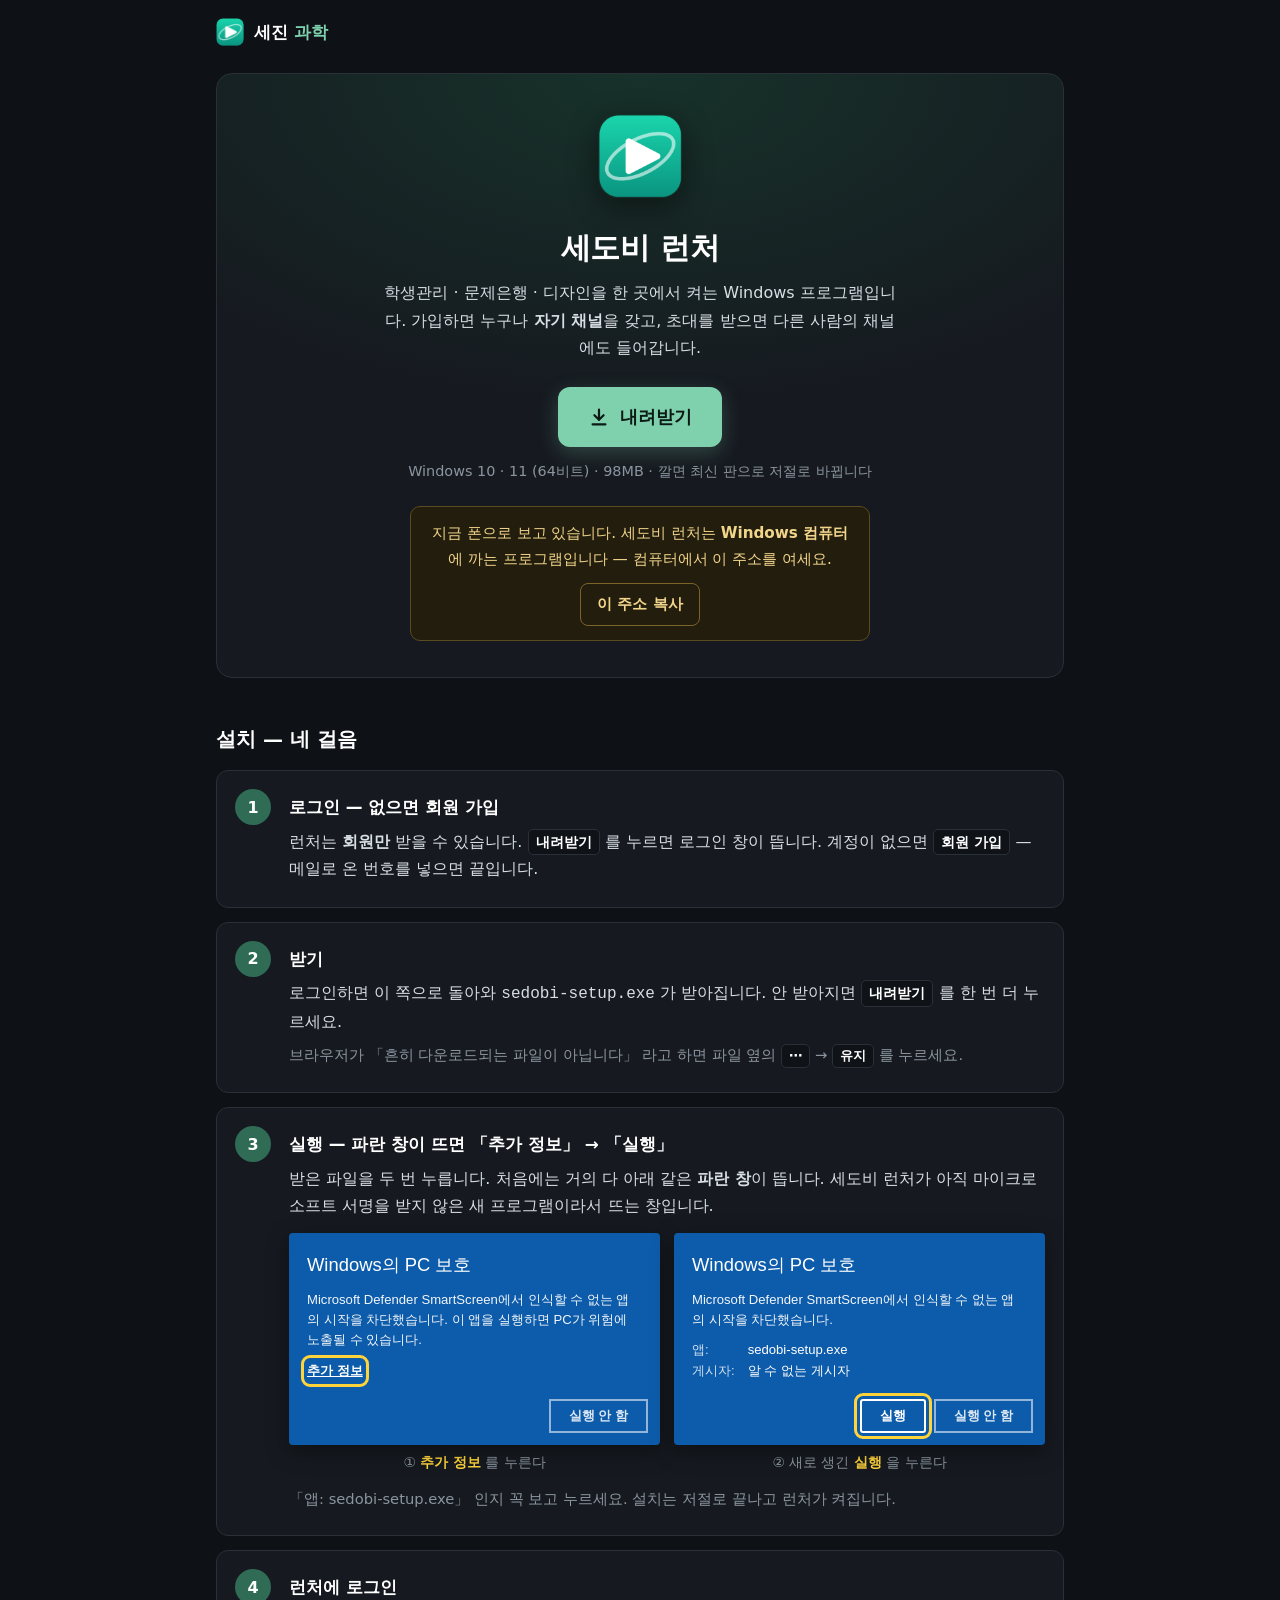
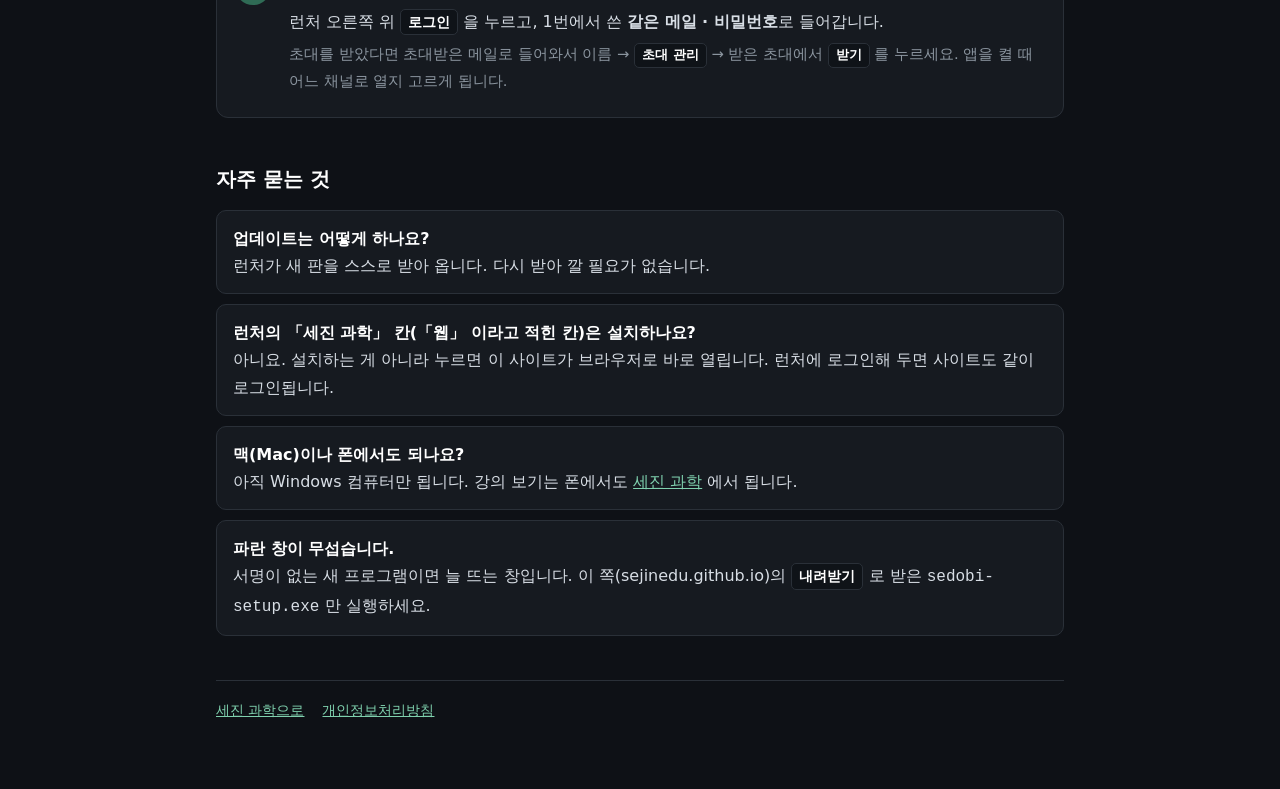
<file: download.html>
<!doctype html>
<!-- ============================================================
     세도비 런처 받기 — 누구나, 로그인 없이 (2026-09-24)

     ★ 사용자가 정한 것: 「이제 홈피에 런처 설치을 받는 거 만들어 놔라.
       이제 불특정 다수가 다운 받아서 자기 컴터에 런처를 설치할수 잇어야 한다」
     ★ 주소가 영어(download.html)인 까닭 — 초대 카톡 글에 붙는다. 한글 주소는 카톡에서 %EB… 로 깨져 보인다.
     ★ 설치 파일은 런처 방이 R2 에 올린다(launcher/sedobi-setup.exe). 여기는 그 주소로 보내기만 한다.
       크기는 launcher/latest.yml 을 읽어 띄운다 — 못 읽으면(CORS) 적어 둔 98MB 그대로다. 판 번호는 안 띄운다(아래 글).
     ★ 서명이 없는 프로그램이라 처음 받는 사람은 거의 다 「Windows의 PC 보호」 창을 본다.
       그 창에서 멈추지 않게 그림으로 안내한다 — 이 쪽의 가장 중요한 일이다.
     ★ 스스로 서는 쪽이다 — 스타일 파일에 안 기댄다(개인정보.html 과 같다).
     ★ 회원만 받는다 (2026-09-25 사장님: 「런처 다운 받기 누르면 로그인 해야 한다고 뜨게 해」 · 「런처는 회원 가입을 한 사람만 다운 받을 수 있게」)
       이 쪽은 회원.js 를 안 싣는다 — 같은 사이트 서랍(localStorage 세진과학.로그인.v1)의 표를 /auth/v1/user 로 확인만 한다.
       표가 없으면 「로그인해야 받을 수 있다」 → 홈 ./#download(로그인) · ./#download-join(회원 가입).
       표가 낡았으면 새로 받는 일은 홈(회원.js)에 맡긴다 — ./#download 로 보내면 홈이 표를 새로 받고 download.html#start 로 돌려보낸다.
       (여기서 새로 받으면 홈 탭이 들고 있는 옛 표와 엇갈려 로그아웃될 수 있다)
       ★ 설치 파일은 비공개다 (2026-09-25 사장님 「설치 파일 주소도 막아라」) — 받을 때마다 서버 setup-sign 에
         로그인 표를 내고 15분짜리 서명 주소를 받아 그리로 간다. 로그인이 없거나 낡으면 401 → 「회원만」.
============================================================ -->
<html lang="ko">
<head>
<meta charset="utf-8">
<meta name="viewport" content="width=device-width, initial-scale=1">
<meta name="darkreader-lock">
<meta name="color-scheme" content="dark">
<meta name="robots" content="noindex, nofollow">
<title>세도비 런처 받기 — 세진 과학</title>
<meta name="description" content="세도비 런처(Windows) 설치 파일 받기와 설치 안내">
<link rel="icon" href="자산/아이콘.png">
<style>
  :root {
    color-scheme: dark;
    --바탕: #0e1116; --판: #161a20; --테두리: #2a3038; --글: #d8dee5; --흐린글: #8b959f;
    --악센트: #7fd1ae; --악센트진: #2f6b55; --빨강: #e5484d;
  }
  * { box-sizing: border-box; }
  body {
    margin: 0; background: var(--바탕); color: var(--글);
    font-family: "Pretendard", "맑은 고딕", "Malgun Gothic", system-ui, sans-serif;
    line-height: 1.7; font-size: 16px;
  }
  a { color: var(--악센트); }
  .머리 { display: flex; align-items: center; gap: 10px; max-width: 880px; margin: 0 auto; padding: 18px 16px; }
  .머리 a { display: inline-flex; align-items: center; gap: 10px; color: #fff; text-decoration: none; font-weight: 700; font-size: 1.05rem; }
  .머리 img { width: 28px; height: 28px; border-radius: 7px; }
  .머리 span b { color: var(--악센트); font-weight: 700; }
  main { max-width: 880px; margin: 0 auto; padding: 8px 16px 72px; }

  .첫판 { text-align: center; padding: 40px 20px 36px; border: 1px solid var(--테두리); border-radius: 16px;
          background: radial-gradient(120% 90% at 50% 0%, #17322a 0%, var(--판) 60%); }
  .첫판 img { width: 84px; height: 84px; border-radius: 20px; box-shadow: 0 8px 30px rgba(0,0,0,.45); }
  h1 { margin: 16px 0 6px; font-size: 1.9rem; color: #fff; letter-spacing: -.01em; }
  .한줄 { margin: 0 auto 26px; max-width: 520px; color: var(--글); }
  .받기 { display: inline-flex; align-items: center; gap: 10px; padding: 15px 30px; border-radius: 12px;
          background: var(--악센트); color: #0b1a14; font-weight: 800; font-size: 1.12rem; text-decoration: none;
          box-shadow: 0 6px 20px rgba(127,209,174,.25); }
  .받기:hover { filter: brightness(1.06); }
  .받기 svg { width: 22px; height: 22px; }
  .받기정보 { margin: 12px 0 0; color: var(--흐린글); font-size: .9rem; }
  .폰말 { margin: 22px auto 0; max-width: 460px; padding: 14px 16px; border-radius: 10px; border: 1px solid #5c4a1f;
          background: #231d0e; color: #f1d58a; font-size: .95rem; }
  .폰말 button { margin-top: 10px; padding: 8px 16px; border-radius: 8px; border: 1px solid #7a6428; background: none;
                 color: #f1d58a; font: inherit; font-weight: 700; cursor: pointer; }
  .폰말[hidden] { display: none; }
  .문막 { margin: 20px auto 0; max-width: 460px; padding: 16px 18px; border-radius: 12px; border: 1px solid #6b3a3f;
          background: #2a1417; color: #f3c9ce; font-size: .96rem; }
  .문막[hidden] { display: none; }
  .문막 b { color: #fff; }
  .문단추들 { display: flex; gap: 8px; justify-content: center; margin-top: 12px; flex-wrap: wrap; }
  .문단추 { display: inline-block; padding: 9px 20px; border-radius: 9px; border: 1px solid var(--테두리); color: #fff; font-weight: 700; text-decoration: none; }
  .문단추.진 { background: var(--악센트); border-color: var(--악센트); color: #0b1a14; }
  .누구 { margin: 8px 0 0; color: var(--악센트); font-size: .88rem; }
  .누구[hidden] { display: none; }

  h2 { margin: 44px 0 14px; font-size: 1.25rem; color: #fff; }
  .걸음들 { list-style: none; padding: 0; margin: 0; display: grid; gap: 14px; }
  .걸음 { display: grid; grid-template-columns: 40px 1fr; gap: 14px; padding: 18px; border: 1px solid var(--테두리); border-radius: 12px; background: var(--판); }
  .번호 { width: 36px; height: 36px; border-radius: 50%; display: grid; place-items: center; background: var(--악센트진); color: #fff; font-weight: 800; }
  .걸음 h3 { margin: 4px 0 6px; font-size: 1.05rem; color: #fff; }
  .걸음 p { margin: 6px 0; }
  .흐림 { color: var(--흐린글); font-size: .92rem; }
  kbd, .단추글 { display: inline-block; padding: 0 7px; border: 1px solid var(--테두리); border-radius: 5px; background: #0f1318;
                 font: inherit; font-size: .9em; font-weight: 700; color: #fff; white-space: nowrap; }

  /* 「Windows의 PC 보호」 창 흉내 — 어디를 누르는지만 보여 준다 */
  .창들 { display: grid; grid-template-columns: 1fr 1fr; gap: 14px; margin: 14px 0 6px; }
  .창 { position: relative; background: #0d5cab; color: #fff; border-radius: 4px; padding: 18px 18px 64px; font-family: "Segoe UI", "맑은 고딕", sans-serif;
        font-size: .82rem; line-height: 1.55; min-height: 210px; box-shadow: 0 6px 22px rgba(0,0,0,.4); }
  .창 .창제목 { font-size: 1.15rem; font-weight: 300; margin: 0 0 10px; }
  .창 .창글 { margin: 0 0 10px; opacity: .95; }
  .창 .더보기 { display: inline-block; text-decoration: underline; font-weight: 600; }
  .창 .창단추들 { position: absolute; right: 12px; bottom: 12px; display: flex; gap: 8px; }
  .창 .창단추 { padding: 5px 18px; border: 2px solid #fff; background: none; color: #fff; font: inherit; font-weight: 600; }
  .창 .창단추.흐린 { border-color: rgba(255,255,255,.55); color: rgba(255,255,255,.85); }
  .창 .창표 { margin: 8px 0 0; }
  .창 .창표 span { display: inline-block; min-width: 52px; opacity: .8; }
  .누를곳 { outline: 3px solid #ffd43b; outline-offset: 3px; border-radius: 3px; animation: 깜빡 1.4s ease-in-out infinite; }
  @keyframes 깜빡 { 50% { outline-color: rgba(255,212,59,.35); } }
  @media (prefers-reduced-motion: reduce) { .누를곳 { animation: none; } }
  .창밑 { margin: 6px 0 0; font-size: .86rem; color: var(--흐린글); text-align: center; }
  .창밑 b { color: #ffd43b; }

  .묻답 { margin: 0; padding: 0; list-style: none; display: grid; gap: 10px; }
  .묻답 li { padding: 14px 16px; border: 1px solid var(--테두리); border-radius: 10px; background: var(--판); }
  .묻답 b { color: #fff; }
  .끝 { margin-top: 44px; padding-top: 18px; border-top: 1px solid var(--테두리); color: var(--흐린글); font-size: .88rem; display: flex; flex-wrap: wrap; gap: 6px 18px; }

  @media (max-width: 640px) {
    h1 { font-size: 1.55rem; }
    .첫판 { padding: 30px 14px 28px; }
    .창들 { grid-template-columns: 1fr; }
    .걸음 { grid-template-columns: 1fr; gap: 8px; }
  }
</style>
</head>
<body>

<div class="머리">
  <a href="./"><img src="자산/아이콘.png" alt=""><span>세진 <b>과학</b></span></a>
</div>

<main>

<section class="첫판">
  <img src="자산/아이콘512.png" alt="세도비 런처 아이콘">
  <h1>세도비 런처</h1>
  <p class="한줄">학생관리 · 문제은행 · 디자인을 한 곳에서 켜는 Windows 프로그램입니다.
    가입하면 누구나 <b>자기 채널</b>을 갖고, 초대를 받으면 다른 사람의 채널에도 들어갑니다.</p>
  <a class="받기" id="받기" href="./#download">
    <svg viewBox="0 0 24 24" fill="none" stroke="currentColor" stroke-width="2.4" stroke-linecap="round" stroke-linejoin="round" aria-hidden="true"><path d="M12 4v11"/><path d="m7 10 5 5 5-5"/><path d="M5 20h14"/></svg>
    내려받기
  </a>
  <p class="받기정보" id="받기정보">Windows 10 · 11 (64비트) · <span id="받기크기">98MB</span> · 깔면 최신 판으로 저절로 바뀝니다</p>
  <p class="누구" id="누구" hidden></p>
  <div class="문막" id="문막" role="alert" hidden>
    <b>런처는 세진 과학 회원만 받을 수 있습니다.</b><br>
    로그인하면 이 쪽으로 돌아와 바로 받아집니다. 계정이 없으면 회원 가입부터 하세요.
    <div class="문단추들">
      <a class="문단추 진" href="./#download">로그인</a>
      <a class="문단추" href="./#download-join">회원 가입</a>
    </div>
  </div>
  <div class="폰말" id="폰말" hidden>
    지금 폰으로 보고 있습니다. 세도비 런처는 <b>Windows 컴퓨터</b>에 까는 프로그램입니다 —
    컴퓨터에서 이 주소를 여세요.<br>
    <button type="button" id="주소복사">이 주소 복사</button>
  </div>
</section>

<h2>설치 — 네 걸음</h2>
<ol class="걸음들">
  <li class="걸음">
    <span class="번호">1</span>
    <div>
      <h3>로그인 — 없으면 회원 가입</h3>
      <p>런처는 <b>회원만</b> 받을 수 있습니다. <span class="단추글">내려받기</span> 를 누르면 로그인 창이 뜹니다.
         계정이 없으면 <span class="단추글">회원 가입</span> — 메일로 온 번호를 넣으면 끝입니다.</p>
    </div>
  </li>
  <li class="걸음">
    <span class="번호">2</span>
    <div>
      <h3>받기</h3>
      <p>로그인하면 이 쪽으로 돌아와 <code>sedobi-setup.exe</code> 가 받아집니다. 안 받아지면 <span class="단추글">내려받기</span> 를 한 번 더 누르세요.</p>
      <p class="흐림">브라우저가 「흔히 다운로드되는 파일이 아닙니다」 라고 하면 파일 옆의 <span class="단추글">⋯</span> → <span class="단추글">유지</span> 를 누르세요.</p>
    </div>
  </li>
  <li class="걸음">
    <span class="번호">3</span>
    <div>
      <h3>실행 — 파란 창이 뜨면 「추가 정보」 → 「실행」</h3>
      <p>받은 파일을 두 번 누릅니다. 처음에는 거의 다 아래 같은 <b>파란 창</b>이 뜹니다.
         세도비 런처가 아직 마이크로소프트 서명을 받지 않은 새 프로그램이라서 뜨는 창입니다.</p>
      <div class="창들" aria-hidden="true">
        <div>
          <div class="창">
            <p class="창제목">Windows의 PC 보호</p>
            <p class="창글">Microsoft Defender SmartScreen에서 인식할 수 없는 앱의 시작을 차단했습니다. 이 앱을 실행하면 PC가 위험에 노출될 수 있습니다.</p>
            <span class="더보기 누를곳">추가 정보</span>
            <div class="창단추들"><span class="창단추 흐린">실행 안 함</span></div>
          </div>
          <p class="창밑">① <b>추가 정보</b> 를 누른다</p>
        </div>
        <div>
          <div class="창">
            <p class="창제목">Windows의 PC 보호</p>
            <p class="창글">Microsoft Defender SmartScreen에서 인식할 수 없는 앱의 시작을 차단했습니다.</p>
            <p class="창표"><span>앱:</span> sedobi-setup.exe<br><span>게시자:</span> 알 수 없는 게시자</p>
            <div class="창단추들"><span class="창단추 누를곳">실행</span><span class="창단추 흐린">실행 안 함</span></div>
          </div>
          <p class="창밑">② 새로 생긴 <b>실행</b> 을 누른다</p>
        </div>
      </div>
      <p class="흐림">「앱: sedobi-setup.exe」 인지 꼭 보고 누르세요. 설치는 저절로 끝나고 런처가 켜집니다.</p>
    </div>
  </li>
  <li class="걸음">
    <span class="번호">4</span>
    <div>
      <h3>런처에 로그인</h3>
      <p>런처 오른쪽 위 <span class="단추글">로그인</span> 을 누르고, 1번에서 쓴 <b>같은 메일 · 비밀번호</b>로 들어갑니다.</p>
      <p class="흐림">초대를 받았다면 초대받은 메일로 들어와서 이름 → <span class="단추글">초대 관리</span> → 받은 초대에서 <span class="단추글">받기</span> 를 누르세요.
         앱을 켤 때 어느 채널로 열지 고르게 됩니다.</p>
    </div>
  </li>
</ol>

<h2>자주 묻는 것</h2>
<ul class="묻답">
  <li><b>업데이트는 어떻게 하나요?</b><br>런처가 새 판을 스스로 받아 옵니다. 다시 받아 깔 필요가 없습니다.</li>
  <li><b>런처의 「세진 과학」 칸(「웹」 이라고 적힌 칸)은 설치하나요?</b><br>아니요. 설치하는 게 아니라 누르면 이 사이트가 브라우저로 바로 열립니다. 런처에 로그인해 두면 사이트도 같이 로그인됩니다.</li>
  <li><b>맥(Mac)이나 폰에서도 되나요?</b><br>아직 Windows 컴퓨터만 됩니다. 강의 보기는 폰에서도 <a href="./">세진 과학</a> 에서 됩니다.</li>
  <li><b>파란 창이 무섭습니다.</b><br>서명이 없는 새 프로그램이면 늘 뜨는 창입니다. 이 쪽(sejinedu.github.io)의 <span class="단추글">내려받기</span> 로 받은 <code>sedobi-setup.exe</code> 만 실행하세요.</li>
</ul>

<div class="끝">
  <a href="./">세진 과학으로</a>
  <a href="개인정보.html">개인정보처리방침</a>
</div>

</main>

<script>
  // ★ 회원만 받는다 — 위 머리글 참고. 확인은 /auth/v1/user 한 번뿐, 표를 새로 받는 일은 홈에 맡긴다.
  (function () {
    var 저장소 = "https://burwsvkcaiqfiymdptex.supabase.co";
    var 공개열쇠 = "sb_publishable_Yxaq9Rbth3NUmcREMwlbSg_qaXpoLVy";
    var 받기 = document.getElementById("받기"), 문막 = document.getElementById("문막"), 누구 = document.getElementById("누구");
    function 서랍() { try { return JSON.parse(localStorage.getItem("세진과학.로그인.v1") || "null"); } catch (오류) { return null; } }
    function 표() { var ㅅ = 서랍(); return ㅅ && ㅅ.access_token ? ㅅ : null; }
    // 답: { 메일 } = 회원 확인됨 · "낡음" = 표는 있는데 새로 받아야 함(홈에 맡긴다) · "없음" = 로그인 안 함
    function 확인() {
      var ㅅ = 표();
      if (!ㅅ) return Promise.resolve("없음");
      if (!(Number(ㅅ.expires_at) - 60 > Date.now() / 1000)) return Promise.resolve(ㅅ.refresh_token ? "낡음" : "없음");
      if (!window.fetch) return Promise.resolve("낡음");
      return fetch(저장소 + "/auth/v1/user", { headers: { apikey: 공개열쇠, Authorization: "Bearer " + ㅅ.access_token }, cache: "no-store" })
        .then(function (ㄷ) {
          if (ㄷ.ok) return ㄷ.json().then(function (ㄱ) { return { 메일: (ㄱ && ㄱ.email) || "" }; });
          return ㅅ.refresh_token ? "낡음" : "없음";
        }, function () { return "낡음"; });                      // 인터넷이 흔들렸으면 홈에 맡긴다
    }
    // 설치 파일 서명 주소 — 로그인 표를 내고 15분짜리 주소를 받는다. 401 이면 "낡음"
    function 서명주소() {
      var ㅅ = 표();
      if (!ㅅ) return Promise.resolve("없음");
      return fetch(저장소 + "/functions/v1/setup-sign", {
        method: "POST", cache: "no-store",
        headers: { apikey: 공개열쇠, Authorization: "Bearer " + ㅅ.access_token, "Content-Type": "application/json" }, body: "{}"
      }).then(function (ㄷ) {
        if (ㄷ.status === 401) return ㅅ.refresh_token ? "낡음" : "없음";
        return ㄷ.json().then(function (ㄱ) { return ㄷ.ok && ㄱ && ㄱ.url ? { url: ㄱ.url } : "탈"; }, function () { return "탈"; });
      }, function () { return "탈"; });
    }
    var 받는중 = false;
    function 받아가기() {
      if (받는중) return; 받는중 = true;
      var 옛글 = 받기.lastChild.textContent; 받기.lastChild.textContent = " 받는 중…";
      서명주소().then(function (ㄱ) {
        받는중 = false; 받기.lastChild.textContent = 옛글;
        if (typeof ㄱ === "object") { location.href = ㄱ.url; return; }
        if (ㄱ === "낡음") { location.href = "./#download"; return; }   // 홈이 표를 새로 받고 돌려보낸다
        if (ㄱ === "없음") { 문막.hidden = false; 문막.scrollIntoView({ block: "center", behavior: "smooth" }); return; }
        누구.textContent = "지금 받을 수 없다 — 잠시 뒤에 다시 눌러라"; 누구.hidden = false;
      });
    }
    var 답 = 확인();
    답.then(function (ㄱ) {
      if (typeof ㄱ !== "object") return;
      누구.textContent = (ㄱ.메일 || "회원") + " 로 로그인됨"; 누구.hidden = false;
      if (location.hash === "#start") {                          // 홈에서 로그인하고 돌아왔다 — 바로 받는다
        try { history.replaceState(null, "", location.pathname); } catch (오류) {}
        받아가기();
      }
    });
    받기.addEventListener("click", function (이) {
      이.preventDefault();
      답.then(function (ㄱ) {
        if (typeof ㄱ === "object") return 받아가기();
        if (ㄱ === "낡음") { location.href = "./#download"; return; }
        문막.hidden = false; 문막.scrollIntoView({ block: "center", behavior: "smooth" });
      });
    });
  })();

  // 폰·맥이면 「컴퓨터에서 열어라」 — 받기 단추는 그대로 둔다(태블릿 PC 도 있다)
  (function () {
    var 윈도우 = /Windows NT/i.test(navigator.userAgent);
    var 폰 = /Android|iPhone|iPad|iPod|Mobile/i.test(navigator.userAgent);
    if (!윈도우 || 폰) document.getElementById("폰말").hidden = false;
    document.getElementById("주소복사").addEventListener("click", function () {
      var 단 = this;
      var 끝 = function (글) { 단.textContent = 글; setTimeout(function () { 단.textContent = "이 주소 복사"; }, 1800); };
      try { navigator.clipboard.writeText(location.origin + location.pathname).then(function () { 끝("복사했다"); }, function () { 끝("못 했다 — 주소창을 길게 눌러 복사"); }); }
      catch (오류) { 끝("못 했다 — 주소창을 길게 눌러 복사"); }
    });
  })();

  // 크기 — 런처 방이 올리는 latest.yml 에서 읽는다(버킷 CORS 가 열려야 읽힌다). 못 읽으면 처음 글 그대로 둔다
  //   ★ 판 번호·날짜는 안 띄운다 — 설치 파일은 옛 판(껍데기)이어도 처음 켤 때 알맹이를 최신으로 받아 갈아입는다(런처 방, 2026-09-24).
  //     옛 판 번호를 띄우면 「옛 것을 받는다」 로 읽힌다.
  (function () {
    var 주소 = "https://pub-cdafc1e706964b9c84ebcdd306dd79f0.r2.dev/launcher/latest.yml";
    if (!window.fetch) return;
    fetch(주소 + "?t=" + Date.now(), { cache: "no-store" }).then(function (ㄷ) { return ㄷ.ok ? ㄷ.text() : ""; }).then(function (글) {
      var 크기 = Number((/^\s*size:\s*(\d+)/m.exec(글 || "") || [])[1]);
      if (크기) document.getElementById("받기크기").textContent = Math.round(크기 / 1048576) + "MB";
    }).catch(function () {});
  })();
</script>
</body>
</html>
</file>
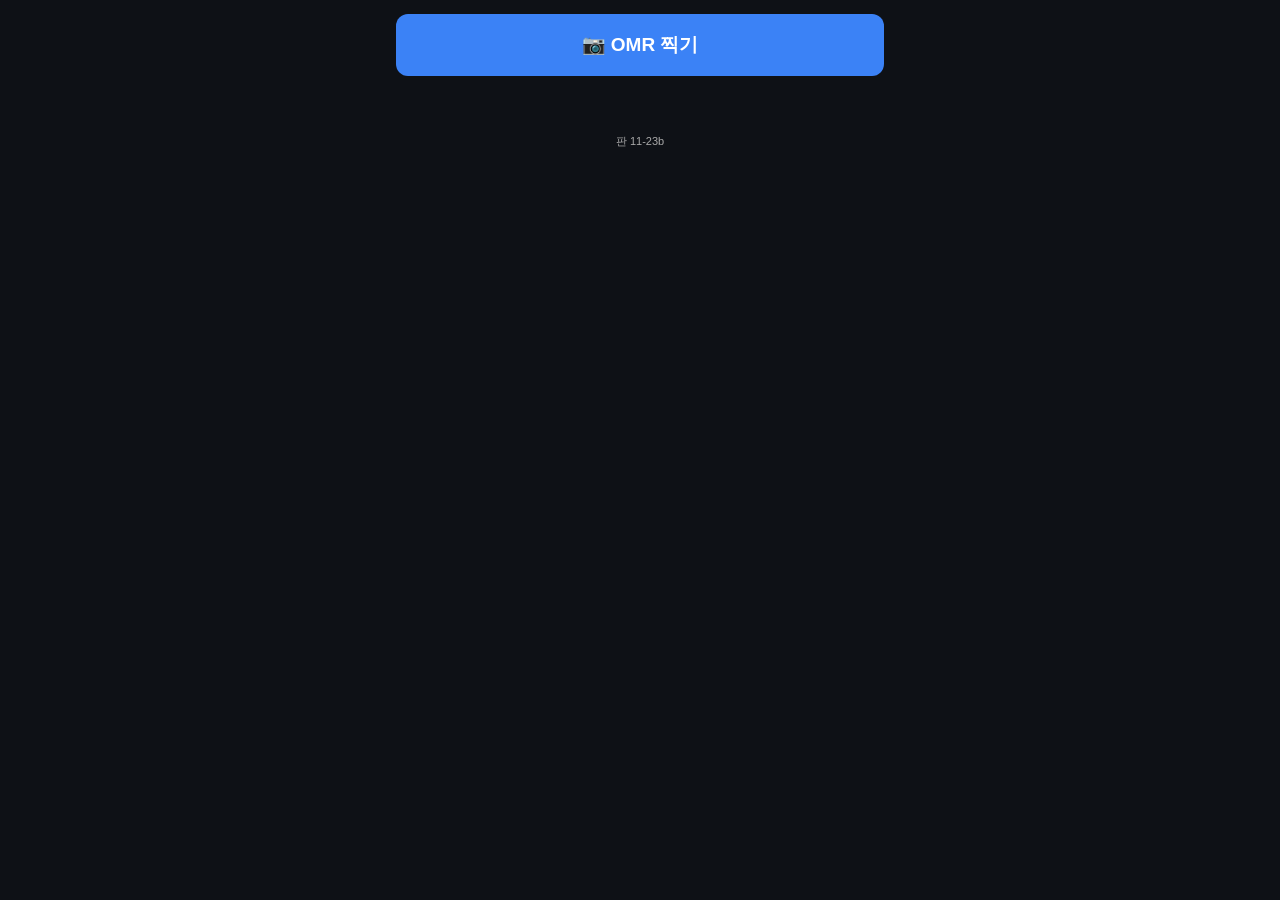
<file: omr.html>
<!doctype html>
<html lang="ko">
<head>
<meta charset="utf-8">
<meta name="viewport" content="width=device-width, initial-scale=1, viewport-fit=cover">
<meta name="robots" content="noindex, nofollow">
<meta name="darkreader-lock">
<meta name="color-scheme" content="dark">
<meta name="theme-color" content="#0e1116">
<title>답안 올리기 · 세진 과학</title>
<link rel="icon" href="자산/아이콘.png" type="image/png">
<link rel="apple-touch-icon" href="자산/아이콘180.png">
<!--
  ★ 답안 사진 올리기 (2026-11-08 · 주인은 「문제은행」 방 — 고칠 일이 있으면 그 방에)
    사장님 「애들이 특정 공간에 넣으면 너가 바로 감지해서 채점」 · 「qr 로」
    학생: OMR 용지(판 2) 오른쪽의 QR → 이 페이지 → OMR 찍기 → 저장소 omr-up 보관함에 «넣기만»(로그인 없음).
    사장님 컴퓨터(문제은행 도구/성장/올림받기.js)가 몇 분마다 꺼내 가 채점하고 학생관리에 넣는다.
    올리기 전에 이 페이지가 «네 귀퉁이 검은 네모» 가 보이는지 재서, 안 보이면 다시 찍게 한다(흐린 사진·잘린 사진을 여기서 거른다).
    보관함 규칙: 지침서 「3단계 표-답안올림.sql」 (넣기 = 누구나 · 보기·지우기 = 사장님만 · 이름 꼴 omr-<13자리 시각>-<글자>.jpg)
  ★ 2026-11-10 사장님 「진행시켜」(못 읽으면 조용히 멈춘다 — 학생도 선생님도 모름):
    올린 뒤 이 페이지가 결과 칸(omr-res/<사진 이름>.json · 지침서 「3단계 표-답안결과.sql」)을 몇 초마다 본다.
    사장님 컴퓨터가 «받음» → «읽음(누구 답안)» 또는 «다시(무엇을 고쳐 다시 찍을지)» 를 놓는다. 점수는 안 띄운다(선생님·카톡 몫).
    휜 종이(중철)를 비스듬히 찍으면 못 읽는다 — 그래서 «평평하게 펴고 바로 위에서» 를 앞에 둔다.
-->
<style>
  :root { --바탕: #0e1116; --판: #161b22; --줄: #2a313c; --글: #e6edf3; --옅은: #9aa4b2; --파랑: #3b82f6; --초록: #22c55e; --노랑: #f59e0b; --빨강: #ef4444; }
  * { box-sizing: border-box; }
  html, body { margin: 0; background: var(--바탕); color: var(--글); font-family: -apple-system, "Apple SD Gothic Neo", "Malgun Gothic", "Noto Sans KR", sans-serif; }
  main { max-width: 520px; margin: 0 auto; padding: 14px 16px 40px; }
  #찍기 { margin-top: 0; }
  /* ★ 11-14 보내기 단추 없음 — 그 자리에 상태 한 줄(보내는 중 · 전송 완료 · 전송 실패) */
  #보내기 { margin-top: 12px; padding: 18px; border-radius: 12px; font-size: 19px; font-weight: 700; text-align: center; line-height: 1.45; }
  #보내기.중 { background: #132039; color: #93c5fd; border: 1px solid rgba(59,130,246,.55); }
  #보내기.받음 { background: #12281a; color: #86efac; border: 1px solid rgba(34,197,94,.6); }
  #보내기.실패 { background: #2d1416; color: #fca5a5; border: 1px solid rgba(239,68,68,.6); }
  h1 { font-size: 22px; margin: 6px 0 4px; }
  .작은 { color: var(--옅은); font-size: 14px; line-height: 1.55; margin: 0; }
  .판 { background: var(--판); border: 1px solid var(--줄); border-radius: 14px; padding: 16px; margin-top: 16px; }
  ol { margin: 8px 0 0; padding-left: 20px; line-height: 1.7; font-size: 15px; }
  button { font: inherit; border: 0; border-radius: 12px; cursor: pointer; }
  .큰단추 { width: 100%; padding: 18px; font-size: 19px; font-weight: 700; background: var(--파랑); color: #fff; margin-top: 16px; }
  .큰단추:active { filter: brightness(0.9); }
  .옅은단추 { width: 100%; padding: 13px; font-size: 15px; background: transparent; color: var(--옅은); border: 1px solid var(--줄); margin-top: 10px; }
  #미리 { width: 100%; border-radius: 10px; margin-top: 14px; display: none; background: #000; }
  #알림 { margin-top: 12px; font-size: 16px; line-height: 1.6; display: none; padding: 14px; border-radius: 12px; }
  #알림.좋음 { display: block; background: #12281a; border: 1px solid rgba(34,197,94,.55); }
  #알림.주의 { display: block; background: #2a2110; border: 1px solid rgba(245,158,11,.55); }
  #알림.나쁨 { display: block; background: #2d1416; border: 1px solid rgba(239,68,68,.55); }
  #알림.중 { display: block; background: #132039; border: 1px solid rgba(59,130,246,.55); }
  .숨김 { display: none !important; }
  input[type=file] { display: none; }
  h2 { font-size: 16px; margin: 26px 0 0; color: var(--옅은); font-weight: 600; }
  .줄 { margin-top: 10px; padding: 12px 14px; border-radius: 12px; font-size: 15px; line-height: 1.6; border: 1px solid var(--줄); background: var(--판); }
  .줄 .때 { color: var(--옅은); font-size: 13px; }
  .줄.기다림 { border-color: rgba(59,130,246,.45); }
  .줄.좋음 { background: rgba(34,197,94,.10); border-color: rgba(34,197,94,.45); }
  .줄.나쁨 { background: rgba(239,68,68,.12); border-color: rgba(239,68,68,.5); }
  .줄.주의 { background: rgba(245,158,11,.10); border-color: rgba(245,158,11,.45); }
  .돌기 { display: inline-block; width: 12px; height: 12px; border: 2px solid var(--옅은); border-top-color: transparent; border-radius: 50%; animation: 돌 0.9s linear infinite; vertical-align: -1px; margin-right: 6px; }
  @keyframes 돌 { to { transform: rotate(360deg); } }
  /* ★ 11-14 링크를 누르면 바로 뜨는 카메라 화면(셔터는 사람이) */
  /* ★ 11-14 밤 사장님 「폰 기본 카메라처럼 4:3」 — 위아래가 텅 남던 길쭉한 화면 대신 3:4 틀 하나(찍히는 것도 틀 안만) · 셔터는 틀 아래 */
  #캠 { position: fixed; inset: 0; background: #000; z-index: 50; display: flex; flex-direction: column; align-items: center; justify-content: center; gap: 26px; padding-bottom: env(safe-area-inset-bottom); }
  #틀 { position: relative; flex: none; width: min(100vw, calc((100vh - 150px) * 0.75)); width: min(100vw, calc((100dvh - 150px) * 0.75)); aspect-ratio: 3 / 4; overflow: hidden; background: #111; }
  #틀 video { position: absolute; inset: 0; width: 100%; height: 100%; object-fit: cover; }   /* 틀을 늘 꽉 채운다(11-14 「한 장 더 찍기 하면 카메라 화면이 되게 작게」) */
  #셔터 { flex: none; width: 78px; height: 78px; border-radius: 39px; background: #fff; border: 6px solid rgba(255,255,255,.4); background-clip: padding-box; padding: 0; }
  #셔터:active { transform: scale(0.92); }
</style>
</head>
<body>
<main>
  <!-- ★ 11-13 사장님: 위에 쓸데없는 말 다 빼고 · 찍기 단추는 맨 위 · 사진첩에서 고르기 없음
       ★ 11-14 사장님 「보내기도 누르게 하는 거 없애고 그 자리에 바로 전송 완료 · 사진 이상하면 전송 실패 사진을 다시 찍어 달라고」 —
       찍으면 곧바로 보낸다 · 그 자리(#보내기)는 상태 한 줄 -->
  <button id="찍기" class="큰단추">📷 OMR 찍기</button>
  <div id="보내기" class="숨김"></div>
  <input id="카메라" type="file" accept="image/*" capture="environment">
  <div id="알림"></div>

  <img id="미리" alt="찍은 사진">

  <div id="올린" class="숨김">
    <h2>올린 사진</h2>
    <div id="올린줄"></div>
  </div>
</main>
<!-- ★ 11-14 사장님 「qr 가져다 대고 링크 누르면 바로 카메라 화면 나오게 하고 사진은 사람이 찍게」 — 저절로 찍기 없음 · 셔터 하나뿐 -->
<div id="캠" class="숨김">
  <div id="틀"><video id="영상" playsinline muted autoplay></video></div>
  <button id="셔터" aria-label="찍기"></button>
</div>
<script>
"use strict";
const 주소 = "https://burwsvkcaiqfiymdptex.supabase.co";
const 공개열쇠 = "sb_publishable_Yxaq9Rbth3NUmcREMwlbSg_qaXpoLVy";     // 홈페이지와 같은 공개 열쇠(넣기만 된다)
const 보관함 = "omr-up";
const 결과곳 = "omr-res";                                              // 사장님 컴퓨터가 놓는 «받음·읽음·다시» (공개 · 이름을 아는 사람만)
const 긴변 = 2400;                                                    // 올리는 사진 긴 변(px) — 칸과 글씨가 읽힐 만큼

const $ = id => document.getElementById(id);
let 대기 = null;
// 상태 한 줄(옛 보내기 단추 자리): 없음(안 보임) → 보내는중 → 받음(«전송 완료 ✔») · 실패(«전송 실패 · 사진을 다시 찍어 주세요»)
function 보내기단추(상태, 까닭) {
  const b = $("보내기");
  const 판 = { 없음: ["", "숨김"], 보내는중: ["보내는 중…", "중"], 받음: ["전송 완료 ✔", "받음"], 실패: ["전송 실패<br>사진을 다시 찍어 주세요", "실패"] }[상태];
  // ★ 11-23 실패면 까닭을 작게 한 줄(사장님 「안 된다니까?」 — 무엇에 막혔는지 화면만 보고 알게)
  b.innerHTML = 판[0] + (상태 === "실패" && 까닭 ? "<br><small style='font-weight:400;font-size:12px'>" + String(까닭).replace(/</g, "&lt;").slice(0, 120) + "</small>" : ""); b.className = 판[1];
}
function 알림지우기() { $("알림").className = ""; $("알림").innerHTML = ""; }

function 알리기(종류, 글) { const a = $("알림"); a.className = 종류; a.innerHTML = 글; try { window.scrollTo({ top: 0, behavior: "smooth" }); } catch (e) {} }
function 이름() {
  const 글자 = "ABCDEFGHJKLMNPQRSTUVWXYZabcdefghijkmnopqrstuvwxyz23456789";
  const r = new Uint32Array(12); crypto.getRandomValues(r);
  return "omr-" + Date.now() + "-" + Array.from(r, x => 글자[x % 글자.length]).join("") + ".jpg";
}

async function 그림읽기(파일) {
  // createImageBitmap 은 폰 사진의 돌림(EXIF)을 바로잡아 준다
  try { return await createImageBitmap(파일, { imageOrientation: "from-image" }); }
  catch (e) {
    return await new Promise((ok, 안됨) => { const i = new Image(); i.onload = () => ok(i); i.onerror = 안됨; i.src = URL.createObjectURL(파일); });
  }
}
function 줄이기(그림, 최대) {
  const w = 그림.videoWidth || 그림.width, h = 그림.videoHeight || 그림.height, k = Math.min(1, 최대 / Math.max(w, h));
  const c = document.createElement("canvas"); c.width = Math.round(w * k); c.height = Math.round(h * k);
  c.getContext("2d").drawImage(그림, 0, 0, c.width, c.height);
  return c;
}

// 귀퉁이 검은 네모 재기 — 작게 줄여 어두운 덩어리 중 «꽉 찬 네모» 를 찾고, 그 넷이 사진의 큰 네모를 이루는지 본다
function 귀퉁이재기(캔, 옵 = {}) {
  // 옵(카메라 화면에서 살필 때 — 11-14 사장님 「존나 정확히 잡아야만 찍힌다」): 영상은 흐릿해 가는 테두리가 회색으로 끊긴다 →
  //   «잉크» 문턱을 너그럽게(비 · 문) · 한 칸 부풀려 끊긴 데를 잇고(굵게) · 고리가 굵어진 만큼 «참» 문턱도 너그럽게(고리참)
  const 비 = 옵.비 || 0.62, 문 = 옵.문 || 140, 고리참 = 옵.고리참 || 0.2;
  const 작 = 줄이기(캔, 옵.크기 || 800), W = 작.width, H = 작.height;
  const d = 작.getContext("2d").getImageData(0, 0, W, H).data;
  const g = new Float32Array(W * H);
  let 합 = 0;
  for (let i = 0; i < W * H; i++) { g[i] = 0.299 * d[4 * i] + 0.587 * d[4 * i + 1] + 0.114 * d[4 * i + 2]; 합 += g[i]; }
  const 밝기 = 합 / (W * H);
  // 둘레 평균(적분 그림)보다 한참 어두우면 «잉크»
  const I = new Float64Array((W + 1) * (H + 1));
  for (let y = 0; y < H; y++) { let 줄 = 0; for (let x = 0; x < W; x++) { 줄 += g[y * W + x]; I[(y + 1) * (W + 1) + x + 1] = I[y * (W + 1) + x + 1] + 줄; } }
  const r = Math.max(8, Math.round(Math.min(W, H) * 0.05));
  const 검 = new Uint8Array(W * H);
  for (let y = 0; y < H; y++) for (let x = 0; x < W; x++) {
    const x0 = Math.max(0, x - r), x1 = Math.min(W, x + r + 1), y0 = Math.max(0, y - r), y1 = Math.min(H, y + r + 1);
    const 평 = (I[y1 * (W + 1) + x1] - I[y0 * (W + 1) + x1] - I[y1 * (W + 1) + x0] + I[y0 * (W + 1) + x0]) / ((x1 - x0) * (y1 - y0));
    검[y * W + x] = g[y * W + x] < 평 * 비 && g[y * W + x] < 문 ? 1 : 0;
  }
  if (옵.굵게) {                                                       // 한 칸 부풀리기(3×3) — 끊긴 테두리를 잇는다
    const 원 = 검.slice();
    for (let y = 1; y < H - 1; y++) for (let x = 1; x < W - 1; x++) {
      const i = y * W + x;
      if (!원[i] && (원[i - 1] | 원[i + 1] | 원[i - W] | 원[i + W] | 원[i - W - 1] | 원[i - W + 1] | 원[i + W - 1] | 원[i + W + 1])) 검[i] = 1;
    }
  }
  // 덩어리(4 이웃)
  const 표 = new Int32Array(W * H).fill(-1), 덩 = [];
  const 쌓 = new Int32Array(W * H);
  for (let s = 0; s < W * H; s++) {
    if (!검[s] || 표[s] >= 0) continue;
    let n = 0, top = 0, minx = W, maxx = 0, miny = H, maxy = 0, sx = 0, sy = 0;
    let s0 = null, s1 = null, d0 = null, d1 = null;                    // 대각선 끝점(x+y 가장 작은·큰 · x−y 가장 작은·큰) — 고리의 네 꼭지
    쌓[top++] = s; 표[s] = 덩.length;
    while (top) {
      const p = 쌓[--top], px = p % W, py = (p - px) / W; n++; sx += px; sy += py;
      if (px < minx) minx = px; if (px > maxx) maxx = px; if (py < miny) miny = py; if (py > maxy) maxy = py;
      if (!s0 || px + py < s0[0] + s0[1]) s0 = [px, py]; if (!s1 || px + py > s1[0] + s1[1]) s1 = [px, py];
      if (!d0 || px - py < d0[0] - d0[1]) d0 = [px, py]; if (!d1 || px - py > d1[0] - d1[1]) d1 = [px, py];
      for (const q of [p - 1, p + 1, p - W, p + W]) {
        if (q < 0 || q >= W * H || 표[q] >= 0 || !검[q]) continue;
        if ((q === p - 1 && px === 0) || (q === p + 1 && px === W - 1)) continue;
        표[q] = 덩.length; 쌓[top++] = q;
      }
    }
    const bw = maxx - minx + 1, bh = maxy - miny + 1;
    덩.push({ n, bw, bh, cx: sx / n, cy: sy / n, 참: n / (bw * bh), s0, s1, d0, d1 });
  }
  const 짧 = Math.min(W, H);
  const 네모 = 덩.filter(b => b.bw >= 짧 * 0.008 && b.bw <= 짧 * 0.09 && b.bh >= 짧 * 0.008 && b.bh <= 짧 * 0.09 &&
                          b.bw / b.bh > 0.6 && b.bw / b.bh < 1.65 && b.참 > 0.72);
  // 크기가 비슷한 넷 중 가장 넓게 펼쳐진 것
  let 최 = null;
  if (네모.length >= 4) {
    const 큰 = 네모.sort((a, b) => b.n - a.n).slice(0, 12);
    for (let a = 0; a < 큰.length; a++) for (let b = a + 1; b < 큰.length; b++) for (let c = b + 1; c < 큰.length; c++) for (let e = c + 1; e < 큰.length; e++) {
      const 넷 = [큰[a], 큰[b], 큰[c], 큰[e]], ns = 넷.map(t => t.n);
      if (Math.max(...ns) > 3 * Math.min(...ns)) continue;
      const xs = 넷.map(t => t.cx), ys = 넷.map(t => t.cy);
      const 넓이 = (Math.max(...xs) - Math.min(...xs)) * (Math.max(...ys) - Math.min(...ys));
      if (!최 || 넓이 > 최.넓이) 최 = { 넓이, 넷 };
    }
  }
  const 덮음 = 최 ? 최.넓이 / (W * H) : 0;
  // 흐림 — 라플라시안 세기
  let 라 = 0, 라n = 0;
  for (let y = 1; y < H - 1; y += 2) for (let x = 1; x < W - 1; x += 2) {
    const v = 4 * g[y * W + x] - g[y * W + x - 1] - g[y * W + x + 1] - g[(y - 1) * W + x] - g[(y + 1) * W + x]; 라 += v * v; 라n++;
  }
  // ★ 11-13 판 3(점 넷 대신 테두리 한 줄): 사진의 넓은 범위를 감싸는 가는 고리(꽉 차지 않은 큰 덩어리)가 있으면 테두리가 보인 것
  const 고리 = 덩.filter(b => b.bw * b.bh > 0.12 * W * H && b.참 < 고리참 && b.bw > 짧 * 0.3 && b.bh > 짧 * 0.3).sort((a, b) => b.bw * b.bh - a.bw * a.bh)[0];
  const 테두리 = !!고리;
  // ★ 11-14 사장님 「일부러 반만 찍어 봤는데 전송 완료」 — 종이 전체가 보였나: 테두리(또는 종이 끝) 고리가 끊기지 않고 한 바퀴 닫혔나.
  //   고리 안 한가운데에서 고리가 아닌 칸으로만 걸어 사진 끝에 닿으면 끊긴(반만 찍힌) 것.
  const 닫힘 = 덩.map((b, i) => [b, i]).filter(([b]) => b.bw * b.bh > 0.12 * W * H && b.참 < 고리참 && b.bw > 짧 * 0.3 && b.bh > 짧 * 0.3).some(([b, id]) => {
    const sx = Math.round((b.s0[0] + b.s1[0] + b.d0[0] + b.d1[0]) / 4), sy = Math.round((b.s0[1] + b.s1[1] + b.d0[1] + b.d1[1]) / 4);
    const 시작 = sy * W + sx;
    if (표[시작] === id) return false;
    const 본 = new Uint8Array(W * H); let top = 0; 쌓[top++] = 시작; 본[시작] = 1;
    while (top) {
      const p = 쌓[--top], px = p % W, py = (p - px) / W;
      if (px === 0 || py === 0 || px === W - 1 || py === H - 1) return false;
      for (const q of [p - 1, p + 1, p - W, p + W]) if (!본[q] && 표[q] !== id) { 본[q] = 1; 쌓[top++] = q; }
    }
    return true;
  });
  // 종이 네 꼭지(왼위 · 오른위 · 오른아래 · 왼아래) — 테두리가 있으면 그 고리, 없으면 네 귀퉁이 네모(판 2)
  let 넷 = null;
  let 네모넷 = null;                                                   // 판 2 네 귀퉁이 네모로 된 네모
  if (최) {
    const c = 최.넷.map(t => [t.cx, t.cy]);
    const 골 = f => c.reduce((a, b) => (f(b) > f(a) ? b : a));
    네모넷 = [골(p => -p[0] - p[1]), 골(p => p[0] - p[1]), 골(p => p[0] + p[1]), 골(p => p[1] - p[0])];
  }
  if (고리) 넷 = [고리.s0, 고리.d1, 고리.s1, 고리.d0];
  else 넷 = 네모넷;
  // 네모 안 잉크 — 빈 종이(어두운 책상 위 흰 종이 끝도 고리처럼 잡힌다)는 안이 텅 비었다. 가장자리 띠를 빼고(안쪽 80%) 잉크 칸 비율.
  // ★ 11-14 사장님 「테두리 3개 정도만 해도 · 손가락 가린 건 봐줘야 · 너무 깐깐하면 안 돼」 — 테두리 네 변 중 몇 변이 보이나 + 종이 꼴(세로÷가로)
  //   변마다 고리 네 꼭지 사이를 40 곳 짚어 둘레에 잉크가 있으면 «보임» · 반만 찍으면 네모가 납작해져(세로÷가로 1 아래) 꼴에서 걸린다
  let 세변 = 0, 꼴비 = 0, 변보임 = [], 변길 = [];
  if (고리) {
    const 넷_ = [고리.s0, 고리.d1, 고리.s1, 고리.d0], rr = Math.max(2, Math.round(짧 * 0.012));
    변길 = 넷_.map((p, i) => Math.hypot(넷_[(i + 1) % 4][0] - p[0], 넷_[(i + 1) % 4][1] - p[1]));
    꼴비 = Math.max(변길[0] + 변길[2], 변길[1] + 변길[3]) / Math.max(1, Math.min(변길[0] + 변길[2], 변길[1] + 변길[3]));
    for (let i = 0; i < 4; i++) {
      const a = 넷_[i], b = 넷_[(i + 1) % 4]; let 있 = 0;
      for (let k = 2; k < 38; k++) {
        const t = k / 39, x0 = Math.round(a[0] + (b[0] - a[0]) * t), y0 = Math.round(a[1] + (b[1] - a[1]) * t); let 찾 = false;
        for (let dy = -rr; dy <= rr && !찾; dy++) for (let dx = -rr; dx <= rr && !찾; dx++) { const x = x0 + dx, y = y0 + dy; if (x >= 0 && y >= 0 && x < W && y < H && 검[y * W + x]) 찾 = true; }
        if (찾) 있++;
      }
      변보임.push(있 / 36 >= 0.5);
      if (있 / 36 >= 0.5) 세변++;
    }
  }
  let 잉크 = 0;
  if (넷) {
    const xs = 넷.map(p => p[0]), ys = 넷.map(p => p[1]);
    const cx = (Math.min(...xs) + Math.max(...xs)) / 2, cy = (Math.min(...ys) + Math.max(...ys)) / 2;
    const hw = (Math.max(...xs) - Math.min(...xs)) * 0.4, hh = (Math.max(...ys) - Math.min(...ys)) * 0.4;
    let n = 0, m = 0;
    for (let y = Math.max(0, Math.round(cy - hh)); y < Math.min(H, Math.round(cy + hh)); y++)
      for (let x = Math.max(0, Math.round(cx - hw)); x < Math.min(W, Math.round(cx + hw)); x++) { n++; m += 검[y * W + x]; }
    잉크 = n ? m / n : 0;
  }
  return { 귀퉁이: 네모.length, 덮음, 테두리, 닫힘, 세변, 꼴비, 변보임, 변길, 넷, 네모넷, 잉크, W, H, 선명: 라 / Math.max(1, 라n), 밝기 };
}

async function 올리기(캔) {
  보내기단추("보내는중");
  const 덩이 = await new Promise(ok => 캔.toBlob(ok, "image/jpeg", 0.88));
  const 파일이름 = 이름();
  let 답;
  try {
    답 = await fetch(주소 + "/storage/v1/object/" + 보관함 + "/" + 파일이름, {
      method: "POST",
      headers: { apikey: 공개열쇠, Authorization: "Bearer " + 공개열쇠, "Content-Type": "image/jpeg", "x-upsert": "false" },
      body: 덩이 });
  } catch (e) { 답 = null; }
  if (!답 || !답.ok) {
    const 왜 = 답 ? await 답.text().catch(() => "") : "인터넷 연결";
    보내기단추("실패", 답 ? "서버가 안 받음(" + 답.status + ") " + 왜 : "인터넷 연결이 안 됨");   // 인터넷이 끊겼거나 서버가 안 받음 — 다시 찍으면 다시 보낸다
    $("찍기").textContent = "📷 다시 찍기";
    return;
  }
  대기 = null;
  알림지우기();
  보내기단추("받음");
  $("찍기").textContent = "📷 한 장 더 찍기";
  const t = { 파일이름, 때: Date.now(), 상태: "기다림" };
  올린것.unshift(t);
  결과보기(t);                                                         // 줄은 결과 칸에서 무엇이 오면 그때 그린다
}

// ── 올린 사진마다 결과 칸(omr-res/<사진 이름>.json)을 몇 초마다 본다 — 사장님 컴퓨터가 «받음 → 읽음/다시» 를 놓는다
const 올린것 = [];
const 글막 = s => String(s == null ? "" : s).replace(/&/g, "&amp;").replace(/</g, "&lt;").replace(/>/g, "&gt;");
function 줄그리기(t) {
  $("올린").classList.remove("숨김");
  if (!t.칸) { t.칸 = document.createElement("div"); $("올린줄").prepend(t.칸); }
  const 시 = new Date(t.때).toLocaleTimeString("ko-KR", { hour: "2-digit", minute: "2-digit" });
  const 이름 = (t.이름 || []).map(글막).join(", ");
  const 판 = {
    기다림: ["기다림", "<span class='돌기'></span>올라갔어요. 선생님 컴퓨터가 가져가길 기다리는 중… (보통 1분 안)"],
    받음: ["기다림", "<span class='돌기'></span>선생님 컴퓨터가 받았어요. 읽는 중…"],
    읽음: ["좋음", "<b>✔ " + (이름 || "답안") + "</b> 답안으로 받았어요. 채점 결과는 선생님이 알려 줘요.<br><span class='때'>이름이 내 것이 아니면 고유번호를 잘못 칠한 거예요 — 선생님께 말해 주세요.</span>"],
    다시: ["나쁨", "<b>✘ 다시 찍어 주세요.</b><br>" + 글막(t.말 || "사진을 잘 못 읽었어요.") + (이름 ? "<br><span class='때'>읽은 것: " + 이름 + "</span>" : "")],
    늦음: ["주의", "선생님 컴퓨터가 아직 안 가져갔어요(꺼져 있을 수 있어요). 사진은 잘 올라갔으니 창을 닫아도 돼요 — 켜지면 채점돼요."],
    늦음2: ["주의", "읽는 데 오래 걸려요. 창을 닫아도 돼요 — 선생님이 확인할 거예요."],
  }[t.상태] || ["기다림", 글막(t.상태)];
  t.칸.className = "줄 " + 판[0];
  t.칸.innerHTML = "<span class='때'>" + 시 + " 올린 사진</span><br>" + 판[1];
}
async function 결과보기(t) {
  const 이름 = t.파일이름.replace(/\.[a-z]+$/i, ".json");
  for (;;) {
    if (Date.now() - t.때 > 6 * 60e3) { t.상태 = t.상태 === "받음" ? "늦음2" : "늦음"; 줄그리기(t); return; }
    try {
      const r = await fetch(주소 + "/storage/v1/object/public/" + 결과곳 + "/" + 이름 + "?t=" + Date.now(), { cache: "no-store" });
      // 결과 칸(omr-res)이 아직 서버에 없으면 기다리지 않는다 — 위의 «받았어요 ✔» 만 둔다
      if (!r.ok && /Bucket not found/i.test(await r.clone().text().catch(() => ""))) return;
      if (r.ok) {
        const j = await r.json();
        if (j && j.상태 && j.상태 !== t.상태) {
          t.상태 = j.상태; t.이름 = Array.isArray(j.이름) ? j.이름 : []; t.말 = j.말; 줄그리기(t);
          if (j.상태 === "다시" && t === 올린것[0]) {
            알리기("나쁨", "<b>✘ 다시 찍어 주세요.</b><br>" + 글막(j.말 || ""));
            $("찍기").textContent = "📷 다시 찍기";
            try { navigator.vibrate && navigator.vibrate([200, 100, 200]); } catch (e) {}
          }
          if (j.상태 === "읽음" && t === 올린것[0] && t.이름.length) 알리기("좋음", t.이름.map(글막).join(", "));
        }
        if (j && (j.상태 === "읽음" || j.상태 === "다시")) return;
      }
    } catch (e) {}
    await new Promise(z => setTimeout(z, 4000));
  }
}

async function 받음(파일) {
  if (!파일) return;
  let 그림;
  try { 그림 = await 그림읽기(파일); } catch (e) { 알리기("나쁨", "이 사진은 열 수가 없어요. 다시 찍어 주세요."); return; }
  await 받은그림(그림);
}
function 네모다움(넷) {                                              // 볼록한 네모 · 가장 짧은 변이 가장 긴 변의 30% 넘게(삼각형처럼 두 꼭지가 붙은 꼴 X)
  const 변 = 넷.map((p, i) => Math.hypot(넷[(i + 1) % 4][0] - p[0], 넷[(i + 1) % 4][1] - p[1]));
  if (Math.min(...변) < 0.3 * Math.max(...변)) return false;
  const 곱 = 넷.map((p, i) => { const a = 넷[(i + 1) % 4], b = 넷[(i + 2) % 4]; return (a[0] - p[0]) * (b[1] - a[1]) - (a[1] - p[1]) * (b[0] - a[0]); });
  return 곱.every(v => v > 0) || 곱.every(v => v < 0);
}
async function 받은그림(그림) {
  알림지우기();
  보내기단추("없음");
  대기 = null;
  const 캔 = 줄이기(그림, 긴변);
  $("미리").src = 캔.toDataURL("image/jpeg", 0.6); $("미리").style.display = "block";
  const 잼 = 귀퉁이재기(캔, { 비: 0.8, 문: 175, 굵게: true, 고리참: 0.3 });   // 카메라 화면과 같이 너그럽게(11-14) — 읽기가 버틴다
  const 문제 = [];
  if (잼.밝기 < 60) 문제.push("사진이 너무 어두워요. 밝은 곳에서 찍어 주세요.");
  // ★ 11-23 «종이 전체가 보였나»(굵은 테두리 · 귀퉁이 찾기) 걷음 — 사장님 「시험지 사진 찍는데 계속 전송 실패 뜬다」:
  //   OMR 판 5 는 테두리가 얇아(11-22 기계 읽기를 걷고 컴퓨터의 Claude 가 사진을 직접 읽게 되며) 폰이 테두리를 못 찾아 멀쩡한 사진을 다 막았다.
  //   Claude 는 가까이 찍은 사진 · 잘린 사진도 번호와 답 줄만 보이면 읽는다 — 폰은 아주 어둡거나 아주 흐린 것만 막고 다 보낸다
  //   (못 읽으면 컴퓨터가 이 화면에 «다시 찍어 주세요» 를 띄운다 — omr-res).
  //   ★ 11-23 흐림(선명) 점검도 걷음 — 판 5 는 흰 바탕이 넓고 선이 가늘어 멀쩡한 사진도 «흐림» 으로 걸릴 수 있다 · 흐린 건 Claude 가 보고 «다시» 를 띄운다
  if (문제.length) {                                                    // 이상한 사진 — 안 보낸다(11-14 사장님 「사진 이상하면 전송 실패 · 다시 찍어 달라고」)
    보내기단추("실패", 문제[0]);
    $("찍기").textContent = "📷 다시 찍기";
    return;
  }
  await 올리기(캔);                                                     // 찍자마자 보낸다(보내기 단추 없음)
}

// ★ 11-14 사장님 「그냥 자동 찍히기 하지 마」 → 「qr 가져다 대고 링크 누르면 바로 카메라 화면 · 사진은 사람이 찍게」
//   페이지가 열리자마자 이 화면 안 카메라를 켠다(처음 한 번은 «허용») · 셔터는 사람이 · 찍으면 카메라를 닫고 보내기.
//   카메라를 못 켜면(허용 안 함 · 카톡 안 브라우저 등) «📷 OMR 찍기» 로 폰 기본 카메라.
let 스트림 = null, 파일로 = !(navigator.mediaDevices && navigator.mediaDevices.getUserMedia);
function 카메라살았나() { return !!스트림 && 스트림.getVideoTracks().some(t => t.readyState === "live"); }
async function 카메라보이기() {                                       // 켜 둔 카메라를 다시 보인다(끄고 다시 켜면 폰이 다른 크기 영상을 줘서 화면이 작아졌다 — 11-14)
  $("캠").classList.remove("숨김");
  try { await $("영상").play(); } catch (e) {}
}
async function 카메라열기() {
  if (카메라살았나()) { await 카메라보이기(); return true; }
  스트림 = null;
  // ★ 11-14 밤 4:3(폰 기본 카메라와 같은 꼴 · 같은 넓이)을 먼저 — 4:3 이 작게 나오는 폰은 크게()가 4K 로 바꾼다(틀만큼 잘라 쓴다)
  const 조건 = { audio: false, video: { facingMode: { ideal: "environment" }, width: { ideal: 4032 }, height: { ideal: 3024 }, aspectRatio: { ideal: 4 / 3 } } };
  for (let 번 = 0; 번 < 3 && !스트림; 번++) {                         // 방금 닫은 카메라는 폰에 따라 한 번 안 열린다 — 잠깐 뒤 다시
    try { 스트림 = await navigator.mediaDevices.getUserMedia(조건); }
    catch (e) { if (e && e.name === "NotAllowedError") break; await new Promise(z => setTimeout(z, 500)); }
  }
  if (!스트림) { 파일로 = true; return false; }
  await 크게(스트림.getVideoTracks()[0]);
  const v = $("영상"); v.srcObject = 스트림;
  try { await v.play(); } catch (e) {}
  $("캠").classList.remove("숨김");
  return true;
}
// 4:3 영상의 짧은 변이 2000 아래면(칸·글씨가 덜 촘촘) 4K(16:9)로 바꿔 본다 — 3:4 틀로 잘라도 가로는 짧은 변 그대로라, 짧은 변이 더 커질 때만 그대로 둔다
async function 크게(트랙) {
  if (!트랙 || !트랙.getSettings || !트랙.applyConstraints) return;
  const 짧 = () => { const s = 트랙.getSettings() || {}; return s.width && s.height ? Math.min(s.width, s.height) : 0; };
  const 처음 = 짧(); if (!처음 || 처음 >= 2000) return;
  const 옛 = 트랙.getConstraints ? 트랙.getConstraints() : null;
  try { await 트랙.applyConstraints({ width: { ideal: 3840 }, height: { ideal: 2160 } }); } catch (e) { return; }
  if (짧() <= 처음 && 옛) { try { await 트랙.applyConstraints(옛); } catch (e) {} }
}
// 화면 틀(3:4)에 보이는 만큼만 — 보이는 대로 찍힌다(object-fit: cover 와 같은 셈 · 영상 가운데)
function 틀만(영상, 최대) {
  const vw = 영상.videoWidth, vh = 영상.videoHeight, 틀 = $("틀");
  const B = (틀.clientWidth && 틀.clientHeight) ? 틀.clientWidth / 틀.clientHeight : 3 / 4;
  let cw = vw, ch = vh;
  if (vw / vh < B) ch = Math.round(vw / B); else cw = Math.round(vh * B);
  const k = Math.min(1, 최대 / Math.max(cw, ch));
  const c = document.createElement("canvas"); c.width = Math.round(cw * k); c.height = Math.round(ch * k);
  c.getContext("2d").drawImage(영상, Math.round((vw - cw) / 2), Math.round((vh - ch) / 2), cw, ch, 0, 0, c.width, c.height);
  return c;
}
function 카메라닫기() {
  if (스트림) 스트림.getTracks().forEach(t => t.stop());
  스트림 = null; try { $("영상").pause(); } catch (e) {} $("영상").srcObject = null;
  $("캠").classList.add("숨김");
}
function 처음처럼() { 알림지우기(); $("미리").style.display = "none"; $("미리").removeAttribute("src"); 대기 = null; 보내기단추("없음"); }
$("셔터").onclick = async () => {
  if (!스트림) return;
  try { navigator.vibrate && navigator.vibrate(40); } catch (e) {}
  const 그림 = 틀만($("영상"), 4096);                                   // 영상 한 장 — 3:4 틀에 보이는 만큼(사진 셔터는 폰에 따라 카메라를 다시 맞춰 다음 화면이 달라졌다)
  $("캠").classList.add("숨김");                                         // 카메라는 켜 둔다 — «한 장 더 찍기» 가 처음과 똑같은 화면
  try { $("영상").pause(); } catch (e) {}
  await 받은그림(그림);
};
document.addEventListener("visibilitychange", () => { if (document.hidden && $("캠").classList.contains("숨김")) 카메라닫기(); });   // 다른 앱으로 가면 카메라를 놓는다
$("찍기").onclick = async () => {
  처음처럼();
  if (!파일로 && await 카메라열기()) return;
  $("카메라").value = ""; $("카메라").click();
};
if (!파일로) 카메라열기();                                             // 링크를 누르면 바로 카메라 화면
$("카메라").onchange = e => 받음(e.target.files[0]);                 // ★ 11-13 사장님 「사진첩에서 고르기도 없애」 — 카메라로 찍기만
</script>
<!-- ★ 11-23 판 표시 — 폰이 옛 페이지를 들고 있나 화면에서 바로 보게(이 페이지는 폰이 10분 동안 옛것을 다시 쓴다) -->
<div style="text-align:center;font-size:11px;color:#aaa;margin:18px 0 10px">판 11-23b</div>
</body>
</html>
</file>
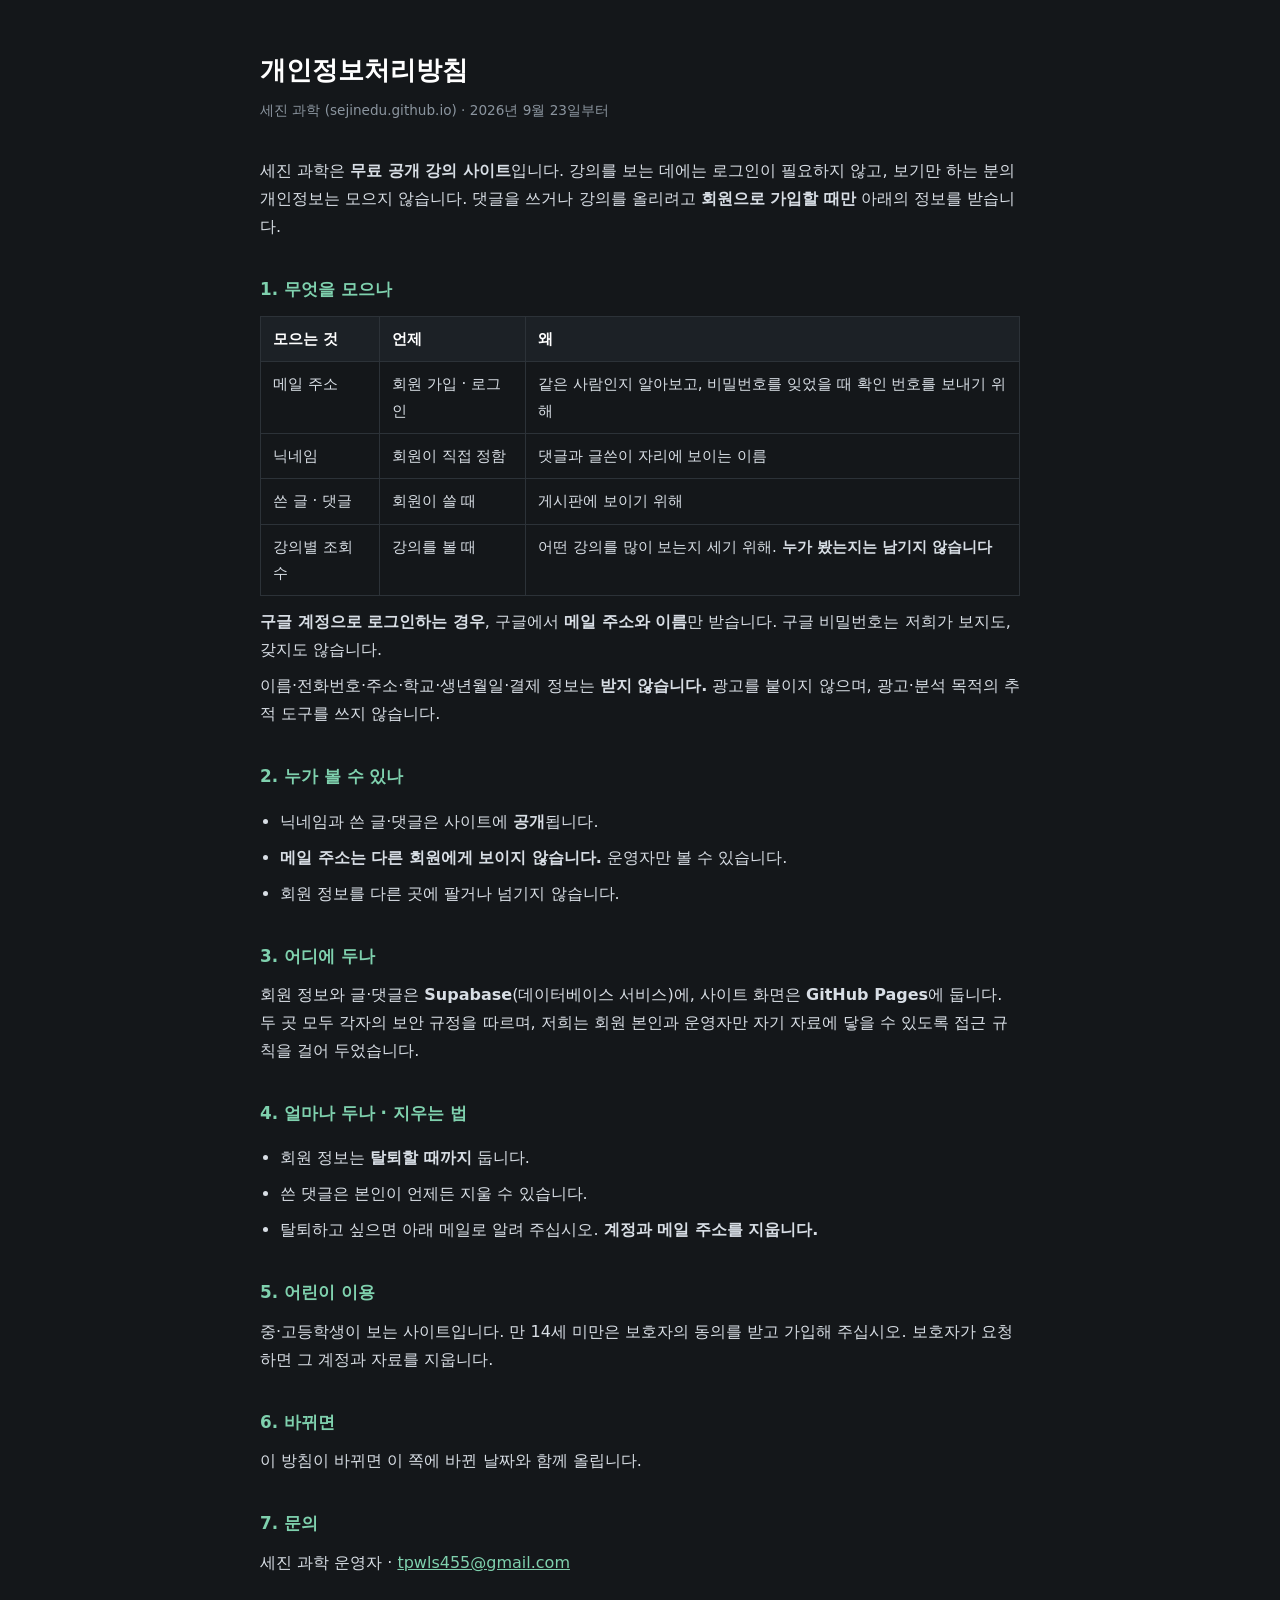
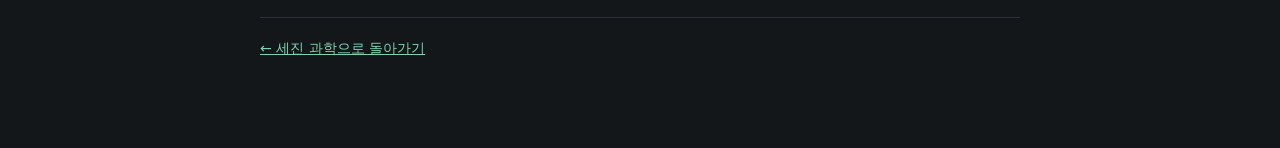
<file: 개인정보.html>
<!doctype html>
<!-- ============================================================
     개인정보처리방침 — 구글이 앱을 게시하려면 이 쪽지가 있어야 한다 (2026-09-23)

     ★ 사용자가 정한 것: 「1,2,3 모두 진행 시켜라」 → 구글 로그인 · 유튜브 허락.
       둘 다 구글 콘솔에서 「앱 게시」 를 해야 풀리는데, 게시에 이 주소가 필요하다.
     ★ 여기 적은 것보다 더 모으면 안 된다. 적은 것을 바꾸면 이 쪽지부터 고쳐라.
     ★ 스스로 서는 쪽이다 — 스타일 파일에 안 기댄다. 판이 바뀌어도 이 쪽지는 안 깨진다.
============================================================ -->
<html lang="ko">
<head>
<meta charset="utf-8">
<meta name="viewport" content="width=device-width, initial-scale=1">
<meta name="darkreader-lock">
<meta name="color-scheme" content="dark">
<title>개인정보처리방침 — 세진 과학</title>
<link rel="icon" href="자산/아이콘.png">
<style>
  :root { color-scheme: dark; }
  body {
    margin: 0; padding: 48px 20px 80px;
    background: #14171a; color: #d8dee5;
    font-family: "Pretendard", "맑은 고딕", system-ui, sans-serif;
    line-height: 1.75; font-size: 16px;
  }
  main { max-width: 760px; margin: 0 auto; }
  h1 { font-size: 1.6rem; margin: 0 0 6px; color: #fff; }
  .때 { color: #8b959f; font-size: .85rem; margin: 0 0 34px; }
  h2 { font-size: 1.05rem; margin: 34px 0 10px; color: #7fd1ae; }
  p, li { margin: 8px 0; }
  ul { padding-left: 20px; }
  table { border-collapse: collapse; width: 100%; margin: 12px 0; font-size: .94rem; }
  th, td { border: 1px solid #2c3238; padding: 9px 12px; text-align: left; vertical-align: top; }
  th { background: #1c2126; color: #fff; font-weight: 600; white-space: nowrap; }
  a { color: #7fd1ae; }
  .끝 { margin-top: 40px; padding-top: 18px; border-top: 1px solid #2c3238; color: #8b959f; font-size: .88rem; }
</style>
</head>
<body>
<main>

<h1>개인정보처리방침</h1>
<p class="때">세진 과학 (sejinedu.github.io) · 2026년 9월 23일부터</p>

<p>세진 과학은 <strong>무료 공개 강의 사이트</strong>입니다.
강의를 보는 데에는 로그인이 필요하지 않고, 보기만 하는 분의 개인정보는 모으지 않습니다.
댓글을 쓰거나 강의를 올리려고 <strong>회원으로 가입할 때만</strong> 아래의 정보를 받습니다.</p>

<h2>1. 무엇을 모으나</h2>
<table>
  <tr><th>모으는 것</th><th>언제</th><th>왜</th></tr>
  <tr><td>메일 주소</td><td>회원 가입 · 로그인</td><td>같은 사람인지 알아보고, 비밀번호를 잊었을 때 확인 번호를 보내기 위해</td></tr>
  <tr><td>닉네임</td><td>회원이 직접 정함</td><td>댓글과 글쓴이 자리에 보이는 이름</td></tr>
  <tr><td>쓴 글 · 댓글</td><td>회원이 쓸 때</td><td>게시판에 보이기 위해</td></tr>
  <tr><td>강의별 조회수</td><td>강의를 볼 때</td><td>어떤 강의를 많이 보는지 세기 위해. <strong>누가 봤는지는 남기지 않습니다</strong></td></tr>
</table>

<p><strong>구글 계정으로 로그인하는 경우</strong>, 구글에서 <strong>메일 주소와 이름</strong>만 받습니다.
구글 비밀번호는 저희가 보지도, 갖지도 않습니다.</p>

<p>이름·전화번호·주소·학교·생년월일·결제 정보는 <strong>받지 않습니다.</strong>
광고를 붙이지 않으며, 광고·분석 목적의 추적 도구를 쓰지 않습니다.</p>

<h2>2. 누가 볼 수 있나</h2>
<ul>
  <li>닉네임과 쓴 글·댓글은 사이트에 <strong>공개</strong>됩니다.</li>
  <li><strong>메일 주소는 다른 회원에게 보이지 않습니다.</strong> 운영자만 볼 수 있습니다.</li>
  <li>회원 정보를 다른 곳에 팔거나 넘기지 않습니다.</li>
</ul>

<h2>3. 어디에 두나</h2>
<p>회원 정보와 글·댓글은 <strong>Supabase</strong>(데이터베이스 서비스)에, 사이트 화면은
<strong>GitHub Pages</strong>에 둡니다. 두 곳 모두 각자의 보안 규정을 따르며,
저희는 회원 본인과 운영자만 자기 자료에 닿을 수 있도록 접근 규칙을 걸어 두었습니다.</p>

<h2>4. 얼마나 두나 · 지우는 법</h2>
<ul>
  <li>회원 정보는 <strong>탈퇴할 때까지</strong> 둡니다.</li>
  <li>쓴 댓글은 본인이 언제든 지울 수 있습니다.</li>
  <li>탈퇴하고 싶으면 아래 메일로 알려 주십시오. <strong>계정과 메일 주소를 지웁니다.</strong></li>
</ul>

<h2>5. 어린이 이용</h2>
<p>중·고등학생이 보는 사이트입니다. 만 14세 미만은 보호자의 동의를 받고 가입해 주십시오.
보호자가 요청하면 그 계정과 자료를 지웁니다.</p>

<h2>6. 바뀌면</h2>
<p>이 방침이 바뀌면 이 쪽에 바뀐 날짜와 함께 올립니다.</p>

<h2>7. 문의</h2>
<p>세진 과학 운영자 · <a href="mailto:tpwls455@gmail.com">tpwls455@gmail.com</a></p>

<p class="끝"><a href="/">← 세진 과학으로 돌아가기</a></p>

</main>
</body>
</html>
</file>
